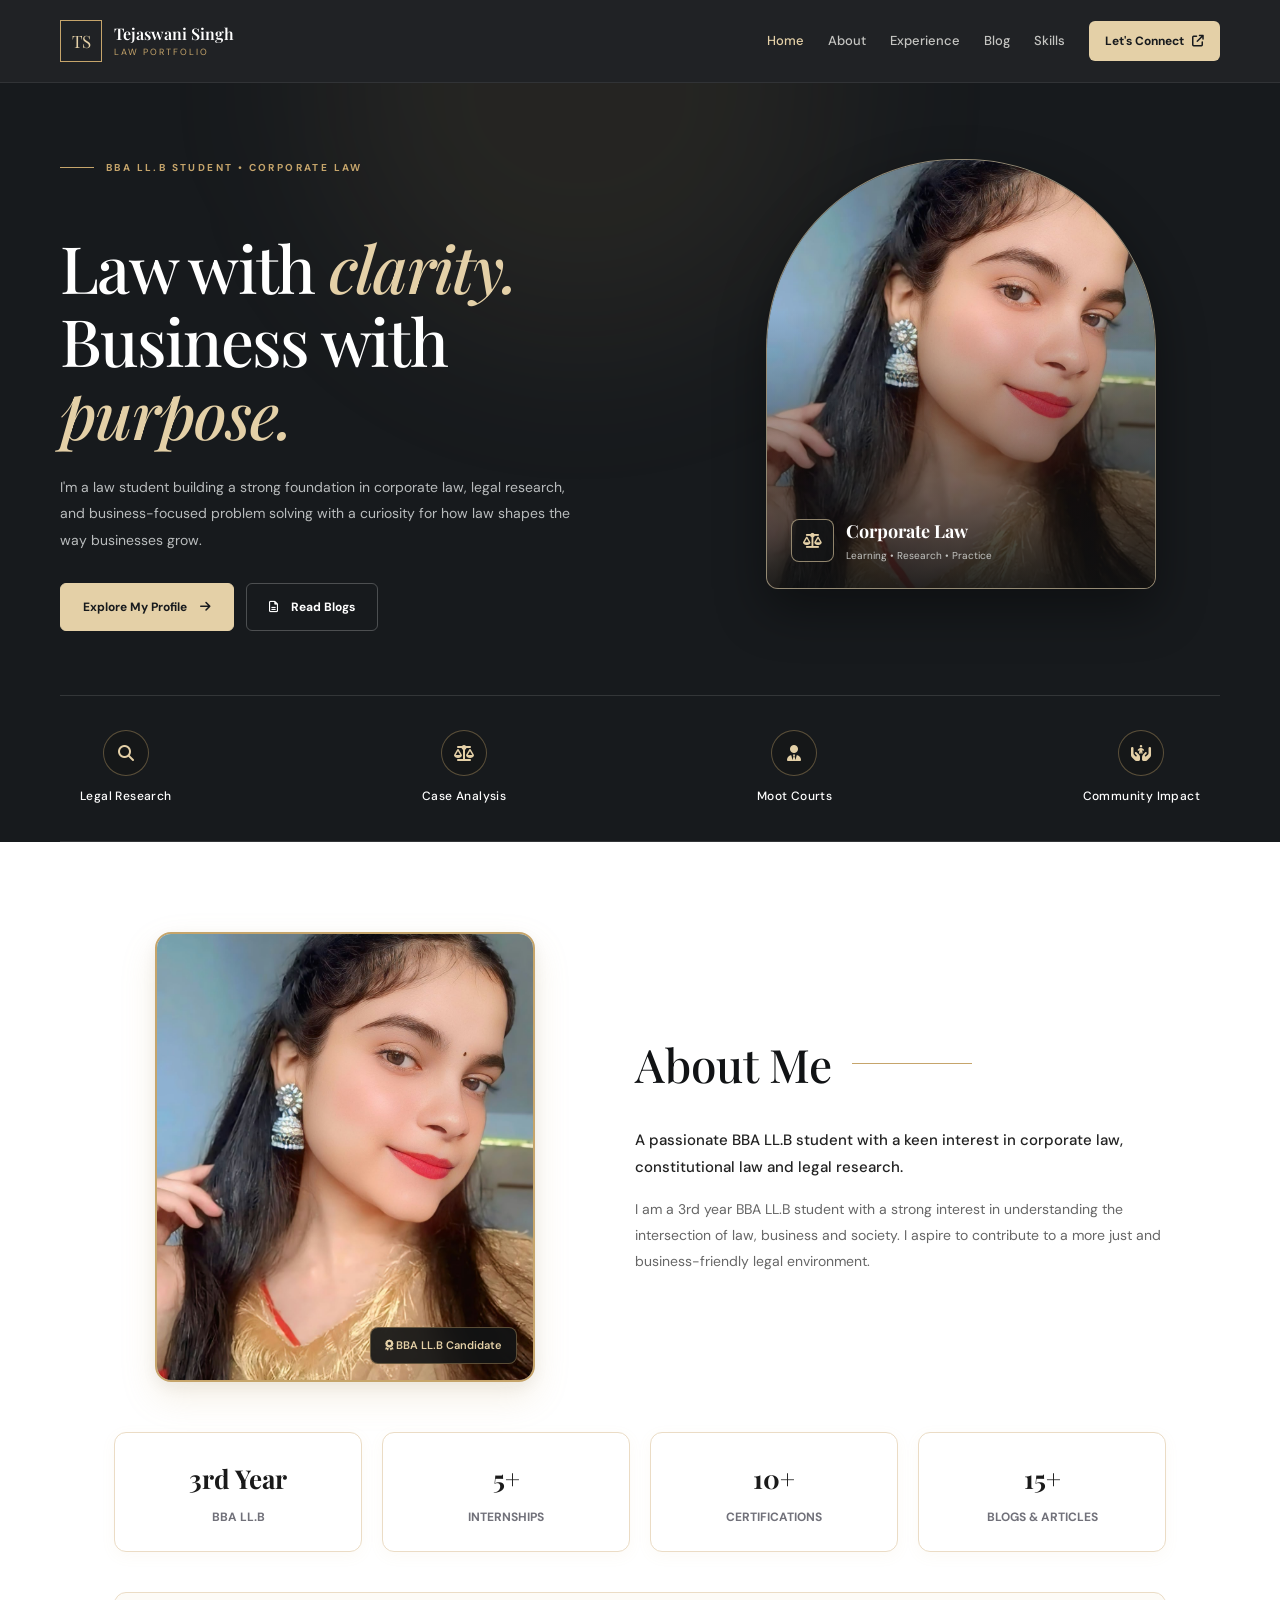
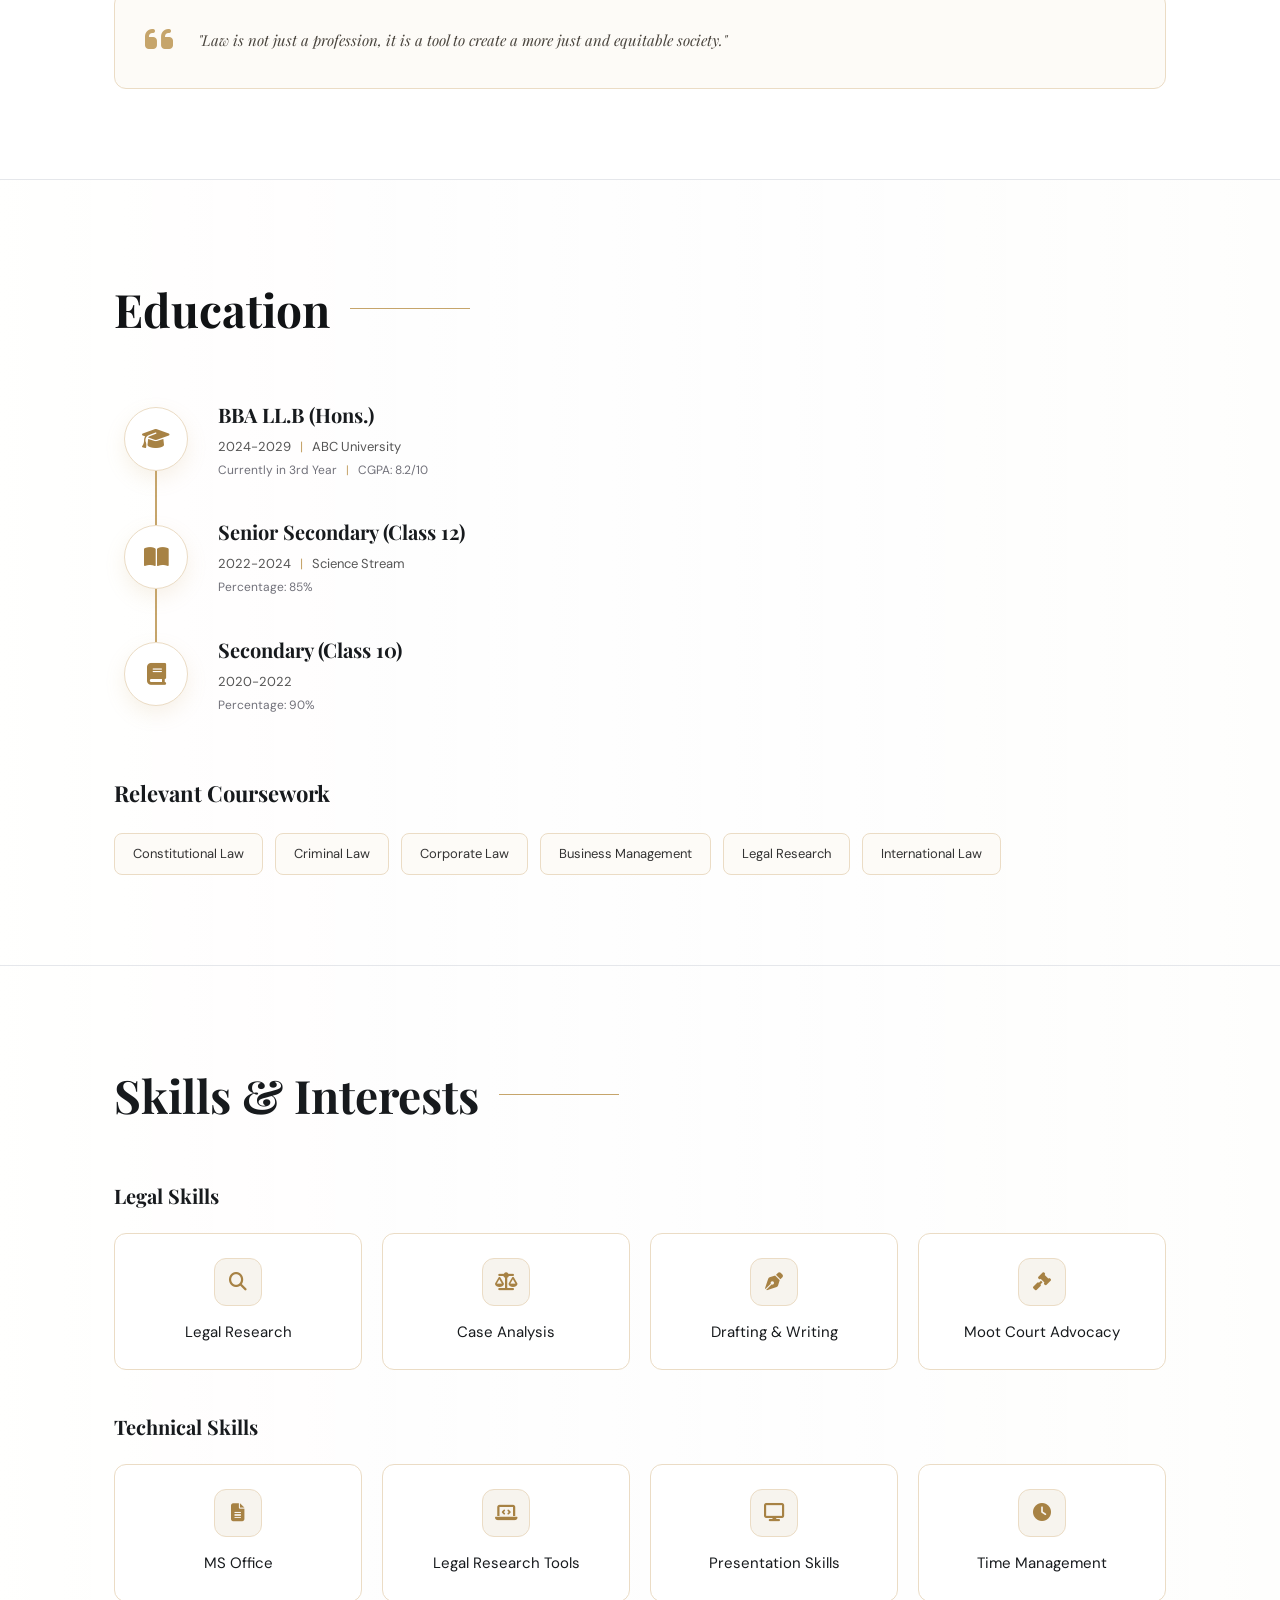
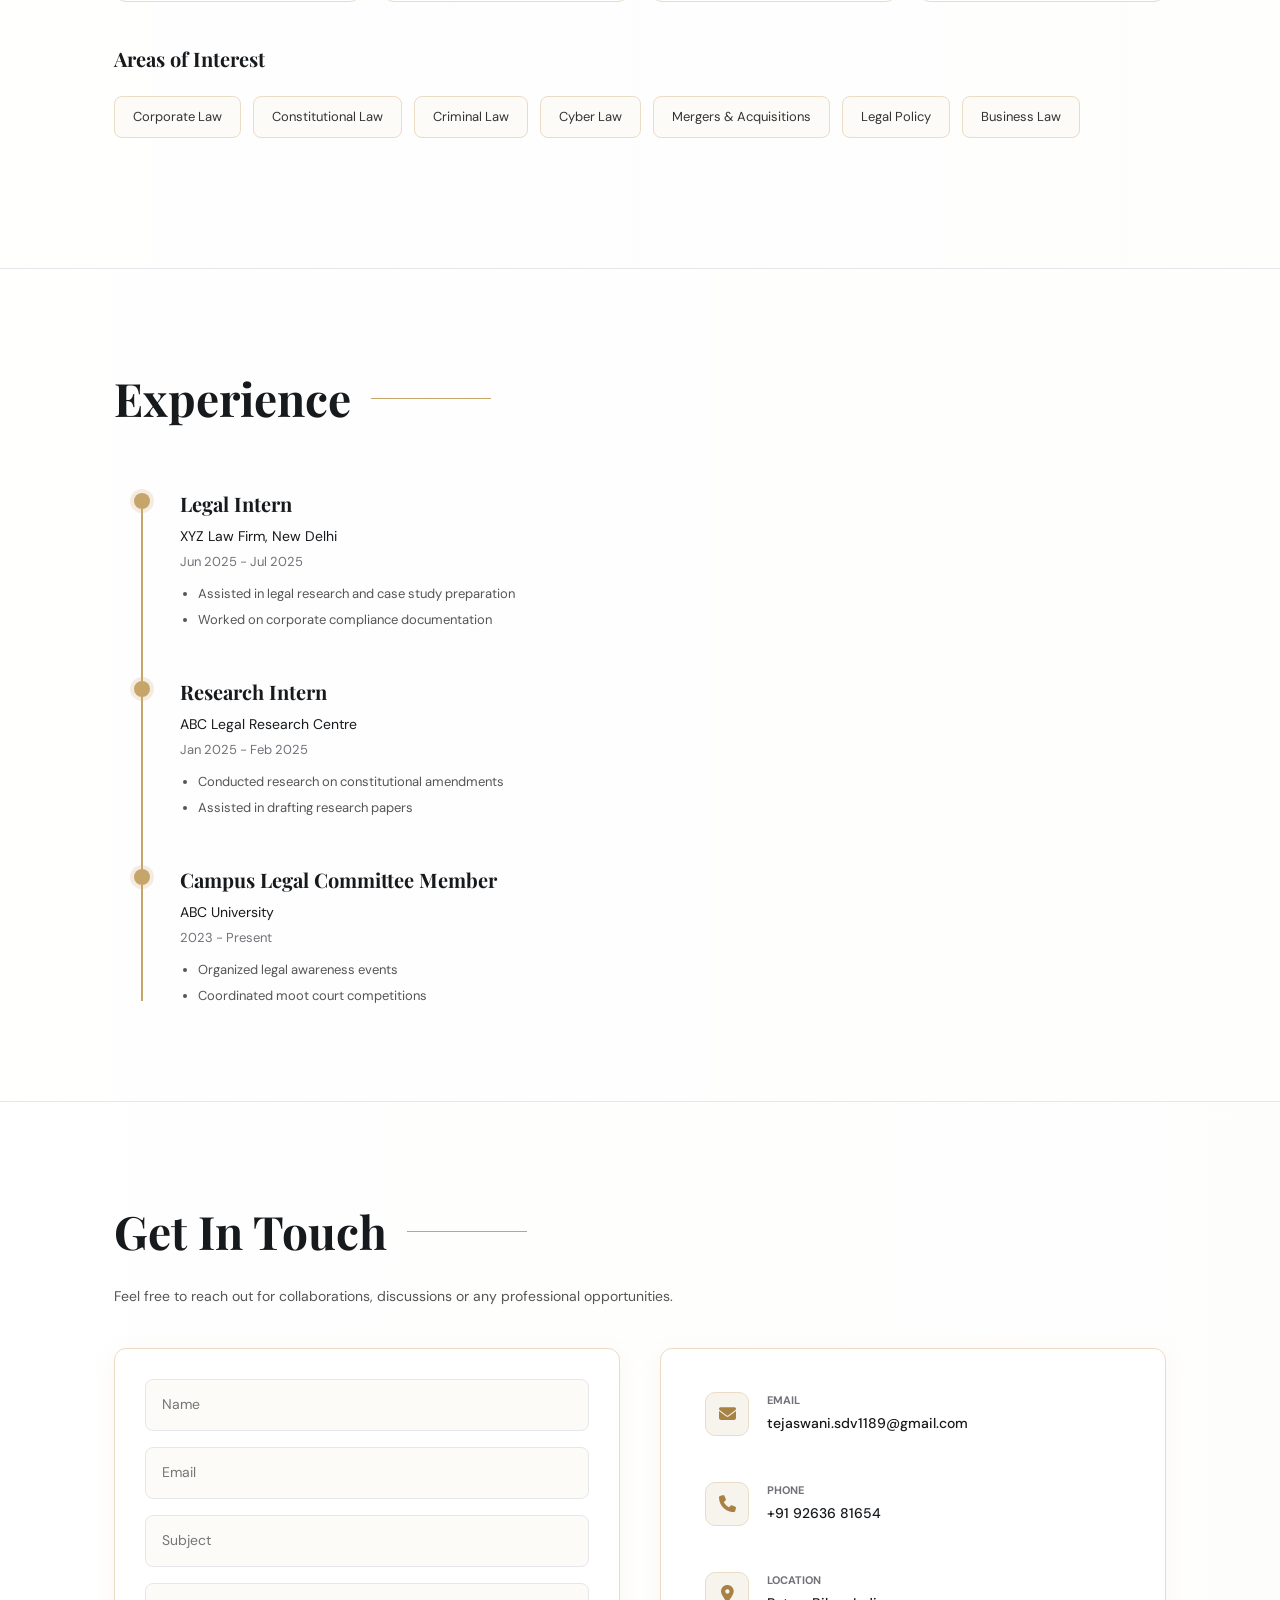
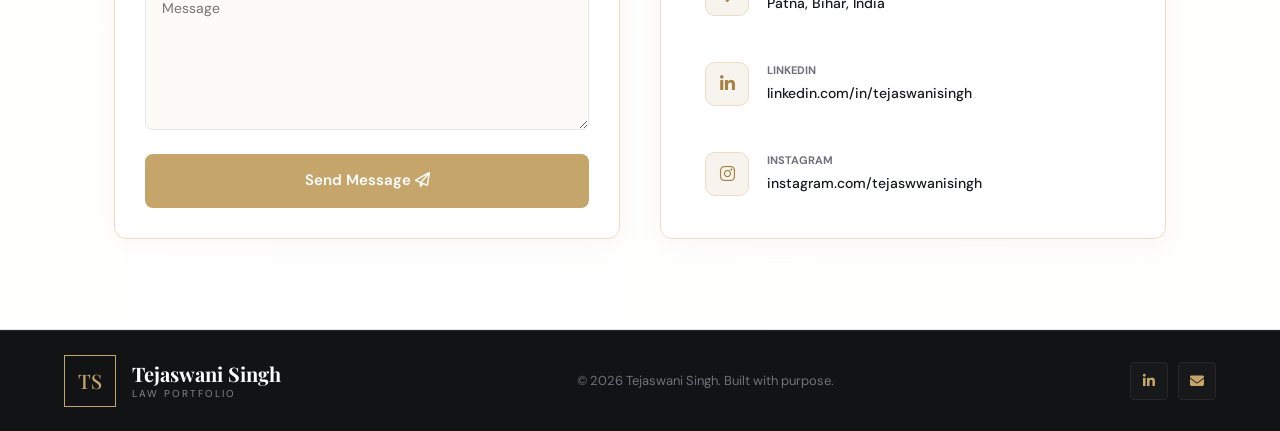
<file: index.html>
<!DOCTYPE html>
<html lang="en">
<head>
  <meta charset="UTF-8">
  <meta name="viewport" content="width=device-width, initial-scale=1.0">
  <meta name="description" content="Tejaswani Singh - BBA LL.B student focused on corporate law, legal research, and business-focused legal solutions." />
  <title>Tejaswani Singh | Corporate Law Portfolio</title>

  <!-- Prevent Automatic Scroll Restoration on Refresh -->
  <script>
    if ('scrollRestoration' in history) history.scrollRestoration = 'manual';
    if (window.location.hash) {
      window.history.replaceState('', document.title, window.location.pathname);
      window.scrollTo(0, 0);
    }
  </script>

  <!-- Google Fonts -->
  <link rel="preconnect" href="https://fonts.googleapis.com" />
  <link rel="preconnect" href="https://fonts.gstatic.com" crossorigin />
  <link href="https://fonts.googleapis.com/css2?family=DM+Sans:wght@400;500;600;700&family=Playfair+Display:ital,wght@0,500;0,600;0,700;1,500&display=swap" rel="stylesheet" />
  
  <!-- Font Awesome Icons -->
  <link rel="stylesheet" href="https://cdnjs.cloudflare.com/ajax/libs/font-awesome/6.5.2/css/all.min.css" />
  
  <!-- Custom CSS Stylesheet -->
  <link rel="stylesheet" href="style.css" />
</head>
<body>

  <!-- ==========================================
     NAVIGATION BAR
     ========================================== -->
  <header class="site-header" id="top">
    <nav class="navbar container" aria-label="Main navigation">
      
      <!-- Brand Logo & Title -->
      <a class="brand" href="#Home" aria-label="Tejaswani Singh home">
        <span class="brand-mark">TS</span>
        <span class="brand-copy">
          <strong>Tejaswani Singh</strong>
          <small>LAW PORTFOLIO</small>
        </span>
      </a>

      <!-- Mobile Menu Hamburger Toggle Button -->
      <button class="menu-toggle" type="button" aria-label="Toggle navigation" aria-expanded="false">
        <i class="fa-solid fa-bars"></i>
      </button>

      <!-- Navigation Links -->
      <div class="nav-links" id="navLinks">
        <a class="nav-link active" href="#Home">Home</a>
        <a class="nav-link" href="#about">About</a>
        <a class="nav-link" href="#Experience">Experience</a>
        <a class="nav-link" href="blogs/blogs.html">Blog</a>
        <a class="nav-link" href="#skills">Skills</a>
        <a class="nav-cta" href="#contact">Let's Connect <i class="fa-solid fa-arrow-up-right-from-square"></i></a>
      </div>
    </nav>
  </header>

  <main>
    <!-- ==========================================
       HERO SECTION
       ========================================== -->
    <section class="hero section-shell" id="Home">
      <div class="hero-glow" aria-hidden="true"></div>
      <div class="container hero-grid">
        
        <!-- Left Content Area -->
        <div class="hero-content">
          <div class="eyebrow"><span class="eyebrow-line"></span> BBA LL.B STUDENT &bull; CORPORATE LAW</div>
          <h1 class="animate-hero-text">Law with <em>clarity.</em><br />Business with <em>purpose.</em></h1>
          <p class="hero-description animate-hero-text-delay">
            I'm a law student building a strong foundation in corporate law, legal research, and business-focused problem solving with a curiosity for how law shapes the way businesses grow.
          </p>
          <div class="hero-actions animate-hero-text-delay">
            <a class="button button-primary" href="#about">Explore My Profile <i class="fa-solid fa-arrow-right"></i></a>
            <a class="button button-secondary" href="blogs/blogs.html"><i class="fa-regular fa-file-lines"></i> Read Blogs</a>
          </div>
        </div>

        <!-- Right Visual (Portrait Image Frame) -->
        <div class="hero-visual">
          <div class="portrait-frame animate-hero-image">
            <img class="portrait-image" src="assests/WhatsApp Image 2026-10-12 at 12.58.40 AM.jpeg" alt="Tejaswani Singh Portrait" />
            <div class="portrait-shade"></div>
            <div class="portrait-label">
              <span class="portrait-label-icon"><i class="fa-solid fa-scale-balanced"></i></span>
              <span><strong>Corporate Law</strong><small>Learning &bull; Research &bull; Practice</small></span>
            </div>
          </div>
        </div>
      </div>

      <!-- HERO BOTTOM FOCUS AREAS (Interactive Pop-up Grid) -->
      <div class="hero-bottom container">
        <div class="focus-list">
          <div class="focus-item">
            <div class="focus-icon"><i class="fa-solid fa-magnifying-glass"></i></div>
            <span>Legal Research</span>
          </div>
          <div class="focus-item">
            <div class="focus-icon"><i class="fa-solid fa-scale-balanced"></i></div>
            <span>Case Analysis</span>
          </div>
          <div class="focus-item">
            <div class="focus-icon"><i class="fa-solid fa-user-tie"></i></div>
            <span>Moot Courts</span>
          </div>
          <div class="focus-item">
            <div class="focus-icon"><i class="fa-solid fa-hands-holding-child"></i></div>
            <span>Community Impact</span>
          </div>
        </div>
      </div>
    </section>

    <!-- ==========================================
       ABOUT ME SECTION
       ========================================== -->
    <section id="about" class="about-section">
      <div class="about-container">
        <div class="about-grid">
          
          <!-- Left: Professional Portrait Frame -->
          <div class="about-visual">
            <div class="about-portrait-frame">
              <img class="about-portrait-image" src="assests/WhatsApp Image 2026-10-12 at 12.58.40 AM.jpeg" alt="About Me Portrait" />
              <div class="about-frame-badge">
                <i class="fa-solid fa-award"></i> BBA LL.B Candidate
              </div>
            </div>
          </div>

          <!-- Right: Heading & Description -->
          <div class="about-content">
            <div class="about-heading-wrapper">
              <h2 class="about-title">About Me</h2>
              <span class="about-title-line"></span>
            </div>
            <p class="about-lead">
              A passionate BBA LL.B student with a keen interest in corporate law, constitutional law and legal research.
            </p>
            <p class="about-text">
              I am a 3rd year BBA LL.B student with a strong interest in understanding the intersection of law, business and society. I aspire to contribute to a more just and business-friendly legal environment.
            </p>
          </div>
        </div>

        <!-- Middle: 4 Responsive Stat Cards -->
        <div class="about-stats">
          <div class="stat-card">
            <h3>3rd Year</h3>
            <p>BBA LL.B</p>
          </div>
          <div class="stat-card">
            <h3>5+</h3>
            <p>Internships</p>
          </div>
          <div class="stat-card">
            <h3>10+</h3>
            <p>Certifications</p>
          </div>
          <div class="stat-card">
            <h3>15+</h3>
            <p>Blogs & Articles</p>
          </div>
        </div>

        <!-- Bottom: Quote Box -->
        <div class="about-quote-box">
          <div class="quote-icon"><i class="fa-solid fa-quote-left"></i></div>
          <p>"Law is not just a profession, it is a tool to create a more just and equitable society."</p>
        </div>
      </div>
    </section>

    <!-- ==========================================
       EDUCATION SECTION
       ========================================== -->
    <section id="education" class="education-section">
      <div class="education-container">
        <div class="education-header">
          <h2 class="education-title">Education</h2>
          <span class="education-title-line"></span>
        </div>

        <div class="timeline-wrapper">
          <div class="timeline-line"></div>
          
          <div class="timeline-item">
            <div class="timeline-icon-box"><i class="fa-solid fa-graduation-cap"></i></div>
            <div class="timeline-content">
              <h3>BBA LL.B (Hons.)</h3>
              <p class="timeline-meta">2024-2029 <span>|</span> ABC University</p>
              <p class="timeline-submeta">Currently in 3rd Year <span>|</span> CGPA: 8.2/10</p>
            </div>
          </div>

          <div class="timeline-item">
            <div class="timeline-icon-box"><i class="fa-solid fa-book-open"></i></div>
            <div class="timeline-content">
              <h3>Senior Secondary (Class 12)</h3>
              <p class="timeline-meta">2022-2024 <span>|</span> Science Stream</p>
              <p class="timeline-submeta">Percentage: 85%</p>
            </div>
          </div>

          <div class="timeline-item">
            <div class="timeline-icon-box"><i class="fa-solid fa-book"></i></div>
            <div class="timeline-content">
              <h3>Secondary (Class 10)</h3>
              <p class="timeline-meta">2020-2022</p>
              <p class="timeline-submeta">Percentage: 90%</p>
            </div>
          </div>
        </div>

        <!-- Coursework Section -->
        <div class="coursework-section">
          <h3 class="coursework-title">Relevant Coursework</h3>
          <div class="coursework-tags">
            <span class="course-tag">Constitutional Law</span>
            <span class="course-tag">Criminal Law</span>
            <span class="course-tag">Corporate Law</span>
            <span class="course-tag">Business Management</span>
            <span class="course-tag">Legal Research</span>
            <span class="course-tag">International Law</span>
          </div>
        </div>
      </div>
    </section>

    <!-- ==========================================
       SKILLS & INTERESTS SECTION
       ========================================== -->
    <section id="skills" class="skills-section">
      <div class="skills-container">
        <div class="skills-header">
          <h2 class="skills-title">Skills & Interests</h2>
          <span class="skills-title-line"></span>
        </div>

        <!-- Legal Skills Group -->
        <div class="skills-group">
          <h3 class="subsection-title">Legal Skills</h3>
          <div class="skills-grid">
            <div class="skill-card">
              <div class="skill-icon"><i class="fa-solid fa-magnifying-glass"></i></div>
              <span>Legal Research</span>
            </div>
            <div class="skill-card">
              <div class="skill-icon"><i class="fa-solid fa-scale-balanced"></i></div>
              <span>Case Analysis</span>
            </div>
            <div class="skill-card">
              <div class="skill-icon"><i class="fa-solid fa-pen-nib"></i></div>
              <span>Drafting & Writing</span>
            </div>
            <div class="skill-card">
              <div class="skill-icon"><i class="fa-solid fa-gavel"></i></div>
              <span>Moot Court Advocacy</span>
            </div>
          </div>
        </div>

        <!-- Technical Skills Group -->
        <div class="skills-group">
          <h3 class="subsection-title">Technical Skills</h3>
          <div class="skills-grid">
            <div class="skill-card">
              <div class="skill-icon"><i class="fa-solid fa-file-lines"></i></div>
              <span>MS Office</span>
            </div>
            <div class="skill-card">
              <div class="skill-icon"><i class="fa-solid fa-laptop-code"></i></div>
              <span>Legal Research Tools</span>
            </div>
            <div class="skill-card">
              <div class="skill-icon"><i class="fa-solid fa-display"></i></div>
              <span>Presentation Skills</span>
            </div>
            <div class="skill-card">
              <div class="skill-icon"><i class="fa-solid fa-clock"></i></div>
              <span>Time Management</span>
            </div>
          </div>
        </div>

        <!-- Areas of Interest Group -->
        <div class="skills-group">
          <h3 class="subsection-title">Areas of Interest</h3>
          <div class="interest-tags">
            <span class="interest-tag">Corporate Law</span>
            <span class="interest-tag">Constitutional Law</span>
            <span class="interest-tag">Criminal Law</span>
            <span class="interest-tag">Cyber Law</span>
            <span class="interest-tag">Mergers & Acquisitions</span>
            <span class="interest-tag">Legal Policy</span>
            <span class="interest-tag">Business Law</span>
          </div>
        </div>
      </div>
    </section>

    <!-- ==========================================
       EXPERIENCE SECTION
       ========================================== -->
    <section id="Experience" class="experience-section">
      <div class="experience-container">
        <div class="experience-header">
          <h2 class="experience-title">Experience</h2>
          <span class="experience-title-line"></span>
        </div>

        <div class="exp-timeline-wrapper">
          <div class="exp-timeline-line"></div>
          
          <div class="exp-timeline-item">
            <div class="exp-timeline-dot"></div>
            <div class="exp-timeline-content">
              <h3>Legal Intern</h3>
              <p class="exp-meta">XYZ Law Firm, New Delhi</p>
              <p class="exp-date">Jun 2025 - Jul 2025</p>
              <ul class="exp-bullet-list">
                <li>Assisted in legal research and case study preparation</li>
                <li>Worked on corporate compliance documentation</li>
              </ul>
            </div>
          </div>

          <div class="exp-timeline-item">
            <div class="exp-timeline-dot"></div>
            <div class="exp-timeline-content">
              <h3>Research Intern</h3>
              <p class="exp-meta">ABC Legal Research Centre</p>
              <p class="exp-date">Jan 2025 - Feb 2025</p>
              <ul class="exp-bullet-list">
                <li>Conducted research on constitutional amendments</li>
                <li>Assisted in drafting research papers</li>
              </ul>
            </div>
          </div>

          <div class="exp-timeline-item">
            <div class="exp-timeline-dot"></div>
            <div class="exp-timeline-content">
              <h3>Campus Legal Committee Member</h3>
              <p class="exp-meta">ABC University</p>
              <p class="exp-date">2023 - Present</p>
              <ul class="exp-bullet-list">
                <li>Organized legal awareness events</li>
                <li>Coordinated moot court competitions</li>
              </ul>
            </div>
          </div>
        </div>
      </div>
    </section>

    <!-- ==========================================
       CONTACT SECTION (FormSubmit linked to ionixjhonsan@gmail.com)
       ========================================== -->
    <section id="contact" class="contact-section">
      <div class="contact-container">
        <div class="contact-header">
          <h2 class="contact-title">Get In Touch</h2>
          <span class="contact-title-line"></span>
        </div>
        <p class="contact-subtitle">Feel free to reach out for collaborations, discussions or any professional opportunities.</p>

        <div class="contact-grid">
          <!-- Left: Contact Form -->
          <div class="contact-form-box">
            <form class="contact-form" action="https://formsubmit.co/tejaswani.sdv1189@gmail.com" method="POST">
              <!-- FormSubmit Configuration Hidden Fields -->
              <input type="hidden" name="_subject" value="New Portfolio Contact Form Submission!">
              <input type="hidden" name="_captcha" value="false">
              <input type="hidden" name="_template" value="table">

              <div class="form-group">
                <input type="text" name="name" placeholder="Name" required />
              </div>
              <div class="form-group">
                <input type="email" name="email" placeholder="Email" required />
              </div>
              <div class="form-group">
                <input type="text" name="subject" placeholder="Subject" required />
              </div>
              <div class="form-group">
                <textarea name="message" placeholder="Message" rows="5" required></textarea>
              </div>
              <button type="submit" class="submit-btn">Send Message <i class="fa-regular fa-paper-plane"></i></button>
            </form>
          </div>

          <!-- Right: Contact Info List -->
          <div class="contact-info-box">
            <a href="mailto:ionixjhonsan@gmail.com" class="info-item">
              <div class="info-icon"><i class="fa-solid fa-envelope"></i></div>
              <div class="info-text">
                <h4>Email</h4>
                <p>tejaswani.sdv1189@gmail.com</p>
              </div>
            </a>
            <a href="tel:+919263681654" class="info-item">
              <div class="info-icon"><i class="fa-solid fa-phone"></i></div>
              <div class="info-text">
                <h4>Phone</h4>
                <p>+91 92636 81654</p>
              </div>
            </a>
            <a href="https://maps.google.com/?q=Ranchi,+Jharkhand,+India" target="_blank" class="info-item">
              <div class="info-icon"><i class="fa-solid fa-location-dot"></i></div>
              <div class="info-text">
                <h4>Location</h4>
                <p>Patna, Bihar, India</p>
              </div>
            </a>
            <a href="https://linkedin.com/in/yourname" target="_blank" class="info-item">
              <div class="info-icon"><i class="fa-brands fa-linkedin-in"></i></div>
              <div class="info-text">
                <h4>LinkedIn</h4>
                <p>linkedin.com/in/tejaswanisingh</p>
              </div>
            </a>
            <a href="https://instagram.com/yourname" target="_blank" class="info-item">
              <div class="info-icon"><i class="fa-brands fa-instagram"></i></div>
              <div class="info-text">
                <h4>Instagram</h4>
                <p>instagram.com/tejaswwanisingh</p>
              </div>
            </a>
          </div>
        </div>
      </div>
    </section>
  </main>

  <!-- ==========================================
     DARK FOOTER SECTION
     ========================================== -->
  <footer class="footer-section">
    <div class="footer-container">
      <div class="footer-brand-group">
        <div class="footer-logo-box">TS</div>
        <div class="footer-brand-text">
          <h3>Tejaswani Singh</h3>
          <span>LAW PORTFOLIO</span>
        </div>
      </div>

      <div class="footer-center">
        <p>&copy; 2026 Tejaswani Singh. Built with purpose.</p>
      </div>

      <div class="footer-right">
        <a href="https://linkedin.com/in/yourname" target="_blank" class="footer-icon-box" aria-label="LinkedIn">
          <i class="fa-brands fa-linkedin-in"></i>
        </a>
        <a href="mailto:ionixjhonsan@gmail.com" class="footer-icon-box" aria-label="Email">
          <i class="fa-solid fa-envelope"></i>
        </a>
      </div>
    </div>
  </footer>

  <!-- Custom JavaScript File -->
  <script src="script.js"></script>
</body>
</html>
</file>
<file: style.css>
/* ==========================================
   1. DESIGN TOKENS & CSS VARIABLES
   ========================================== */
:root {
  --color-ink: #171a1d;
  --color-ink-soft: #24282b;
  --color-paper: #f7f5f0;
  --color-white: #ffffff;
  --color-muted: #a6a8a7;
  --color-body: #555b5c;
  --color-gold: #c6a56b;
  --color-gold-light: #e4d0a7;
  --color-border: rgba(23, 26, 29, 0.12);
  --font-heading: "Playfair Display", Georgia, serif;
  --font-body: "DM Sans", Arial, sans-serif;
  --container-width: 1160px;
  --radius-sm: 10px;
  --radius-md: 18px;
  --radius-lg: 26px;
  --shadow-soft: 0 24px 60px rgba(0, 0, 0, 0.16);
  --transition: 280ms cubic-bezier(0.34, 1.56, 0.64, 1);
}

* { box-sizing: border-box; }

html {
  scroll-behavior: smooth;
  scroll-padding-top: 90px;
}

body {
  margin: 0;
  background: var(--color-paper);
  color: var(--color-ink);
  font-family: var(--font-body);
  font-size: 15px;
  line-height: 1.7;
  -webkit-font-smoothing: antialiased;
}

body.menu-open { 
  overflow: hidden; 
}

a { color: inherit; text-decoration: none; }
button, input, textarea { font: inherit; }
img { display: block; max-width: 100%; }

.container {
  width: min(var(--container-width), calc(100% - 32px));
  margin-inline: auto;
}

/* ==========================================
   2. NAVIGATION BAR & MOBILE MENU
   ========================================== */
.site-header {
  position: sticky;
  z-index: 1000;
  top: 0;
  background: rgba(23, 26, 29, 0.96);
  border-bottom: 1px solid rgba(255, 255, 255, 0.08);
  backdrop-filter: blur(16px);
}

.navbar {
  min-height: 82px;
  display: flex;
  align-items: center;
  justify-content: space-between;
  gap: 20px;
}

.brand {
  display: inline-flex;
  align-items: center;
  gap: 12px;
  color: var(--color-white);
  transition: transform 0.3s ease;
}

.brand:hover {
  transform: scale(1.02);
}

.brand-mark {
  width: 42px;
  height: 42px;
  display: grid;
  place-items: center;
  border: 1px solid var(--color-gold);
  color: var(--color-gold-light);
  font-family: var(--font-heading);
  font-size: 17px;
  letter-spacing: -1px;
}

.brand-copy {
  display: grid;
  line-height: 1.3;
  gap: 2px;
}

.brand-copy strong {
  font-family: var(--font-heading);
  font-size: 16px;
  font-weight: 600;
  color: #ffffff;
}

.brand-copy small {
  color: var(--color-gold);
  font-size: 9px;
  letter-spacing: 2px;
}

/* Mobile Toggle Button */
.menu-toggle {
  display: none;
  border: 1px solid rgba(255, 255, 255, 0.2);
  color: white;
  background: transparent;
  width: 42px;
  height: 42px;
  border-radius: 8px;
  cursor: pointer;
  font-size: 18px;
  align-items: center;
  justify-content: center;
  transition: all 0.3s ease;
}

.menu-toggle:hover {
  border-color: var(--color-gold);
  color: var(--color-gold-light);
}

.nav-links {
  display: flex;
  align-items: center;
  gap: 24px;
}

.nav-link {
  color: #c5c5c2;
  font-size: 13px;
  font-weight: 500;
  transition: color 0.3s ease;
}

.nav-link:hover, .nav-link.active {
  color: var(--color-gold-light);
}

.nav-cta {
  display: inline-flex;
  align-items: center;
  gap: 8px;
  padding: 10px 16px;
  color: var(--color-ink);
  background: var(--color-gold-light);
  font-size: 12px;
  font-weight: 700;
  border-radius: 6px;
  transition: all 0.3s ease;
}

.nav-cta:hover {
  background: var(--color-white);
  transform: translateY(-2px);
  box-shadow: 0 4px 15px rgba(228, 208, 167, 0.25);
}

/* ==========================================
   3. HERO SECTION
   ========================================== */
.hero {
  position: relative;
  overflow: hidden;
  background: var(--color-ink);
  color: var(--color-white);
  padding-top: 76px;
}

.hero-glow {
  position: absolute;
  width: 520px;
  height: 520px;
  border-radius: 50%;
  top: -260px;
  left: 25%;
  background: rgba(198, 165, 107, 0.08);
  filter: blur(80px);
  pointer-events: none;
}

.hero-grid {
  position: relative;
  display: grid;
  grid-template-columns: 1.05fr 0.95fr;
  gap: 70px;
  align-items: start;
  min-height: 520px;
  padding-bottom: 54px;
}

.eyebrow {
  display: flex;
  align-items: center;
  gap: 12px;
  margin: 0 0 22px;
  color: var(--color-gold);
  font-size: 10px;
  font-weight: 700;
  letter-spacing: 2.4px;
}

.eyebrow-line {
  width: 34px;
  height: 1px;
  background: var(--color-gold);
}

h1 {
  font-family: var(--font-heading);
  font-size: clamp(42px, 5.1vw, 68px);
  font-weight: 500;
  line-height: 1.12;
  margin-bottom: 24px;
  letter-spacing: -1.7px;
}

h1 em {
  color: var(--color-gold-light);
  font-style: italic;
}

.hero-description {
  max-width: 520px;
  margin-bottom: 30px;
  color: #b9bcbd;
  font-size: 14px;
  line-height: 1.9;
}

.hero-actions {
  display: flex;
  flex-wrap: wrap;
  gap: 12px;
}

.button {
  min-height: 48px;
  display: inline-flex;
  align-items: center;
  gap: 13px;
  padding: 0 22px;
  font-size: 12px;
  font-weight: 700;
  border-radius: 6px;
  transition: all 0.3s ease;
}

.button-primary {
  background: var(--color-gold-light);
  color: var(--color-ink);
  border: 1px solid var(--color-gold-light);
}

.button-primary:hover {
  background: var(--color-white);
  border-color: var(--color-white);
  transform: translateY(-3px);
}

.button-secondary {
  color: var(--color-white);
  border: 1px solid rgba(255, 255, 255, 0.23);
  background: transparent;
}

.button-secondary:hover {
  border-color: var(--color-gold);
  color: var(--color-gold-light);
  transform: translateY(-3px);
}

/* Hero Visual & Portrait */
.hero-visual {
  position: relative;
  min-height: 430px;
  display: flex;
  justify-content: center;
  align-items: center;
}

.portrait-frame {
  position: relative;
  z-index: 1;
  width: min(100%, 390px);
  height: 430px;
  overflow: hidden;
  border-radius: 190px 190px 12px 12px;
  border: 1.5px solid rgba(228, 208, 167, 0.55);
  background: #333638;
  box-shadow: 0 20px 50px rgba(0, 0, 0, 0.4);
}

.portrait-image {
  width: 100%;
  height: 100%;
  object-fit: cover;
  object-position: center 28%;
  transition: transform 0.8s ease;
}

.portrait-frame:hover .portrait-image {
  transform: scale(1.06);
}

.portrait-shade {
  position: absolute;
  inset: 35% 0 0;
  background: linear-gradient(180deg, transparent 0%, rgba(15, 17, 18, 0.9) 100%);
}

.portrait-label {
  position: absolute;
  bottom: 24px;
  left: 24px;
  right: 24px;
  display: flex;
  align-items: center;
  gap: 12px;
}

.portrait-label-icon {
  width: 43px;
  height: 43px;
  display: grid;
  place-items: center;
  color: var(--color-gold-light);
  border: 1px solid rgba(228, 208, 167, 0.6);
  background: rgba(20, 22, 23, 0.75);
  border-radius: 8px;
}

.portrait-label strong {
  font-family: var(--font-heading);
  font-size: 18px;
  color: #fff;
}

.portrait-label small {
  color: #c4c5c2;
  font-size: 10px;
  display: block;
}

/* Hero Bottom Focus Areas */
.hero-bottom {
  position: relative;
  z-index: 2;
  border-top: 1px solid rgba(255, 255, 255, 0.12);
  border-bottom: 1px solid rgba(255, 255, 255, 0.12);
  margin-top: 10px;
  padding: 22px 0;
}

.focus-list {
  display: flex;
  align-items: center;
  justify-content: space-between;
  width: 100%;
}

.focus-item {
  display: flex;
  flex-direction: column;
  align-items: center;
  text-align: center;
  gap: 10px;
  padding: 12px 20px;
  border-radius: 12px;
  cursor: pointer;
  transition: all 0.35s cubic-bezier(0.34, 1.56, 0.64, 1);
}

.focus-item:hover {
  transform: translateY(-8px) scale(1.08);
  background: rgba(198, 165, 107, 0.12);
  box-shadow: 0 10px 25px rgba(0, 0, 0, 0.3);
}

.focus-icon {
  width: 46px;
  height: 46px;
  display: grid;
  place-items: center;
  color: var(--color-gold-light);
  border: 1px solid rgba(198, 165, 107, 0.4);
  border-radius: 50%;
  background: rgba(20, 22, 23, 0.6);
  font-size: 16px;
  transition: all 0.3s ease;
}

.focus-item:hover .focus-icon {
  background: var(--color-gold);
  color: #111315;
  border-color: var(--color-gold);
  transform: rotate(6deg);
}

.focus-item span {
  color: #ffffff;
  font-size: 12px;
  font-weight: 500;
  letter-spacing: 0.4px;
}

/* ==========================================
   4. ABOUT ME SECTION (STATS GRID FIXED)
   ========================================== */
.about-section {
  position: relative;
  background: #ffffff;
  color: #1a1a1a;
  padding: 90px 0;
  border-bottom: 1px solid #e5e7eb;
}

.about-container {
  max-width: 1100px;
  margin: 0 auto;
  padding: 0 24px;
}

.about-grid {
  display: grid;
  grid-template-columns: 1fr 1.15fr;
  gap: 60px;
  align-items: center;
  margin-bottom: 50px;
}

.about-visual {
  display: flex;
  justify-content: center;
}

.about-portrait-frame {
  position: relative;
  width: 100%;
  max-width: 380px;
  height: 450px;
  border-radius: 16px;
  overflow: hidden;
  border: 2px solid #c6a56b;
  box-shadow: 0 15px 35px rgba(198, 165, 107, 0.18), 0 5px 15px rgba(0, 0, 0, 0.06);
  transition: transform 0.4s ease;
}

.about-portrait-frame:hover {
  transform: translateY(-5px);
}

.about-portrait-image {
  width: 100%;
  height: 100%;
  object-fit: cover;
  transition: transform 0.6s ease;
}

.about-portrait-frame:hover .about-portrait-image {
  transform: scale(1.05);
}

.about-frame-badge {
  position: absolute;
  bottom: 16px;
  right: 16px;
  background: rgba(17, 19, 21, 0.9);
  color: var(--color-gold-light);
  padding: 8px 14px;
  border-radius: 8px;
  font-size: 11px;
  font-weight: 600;
  border: 1px solid rgba(198, 165, 107, 0.4);
  backdrop-filter: blur(6px);
}

.about-heading-wrapper {
  display: flex;
  align-items: center;
  gap: 20px;
  margin-bottom: 24px;
}

.about-title {
  font-family: var(--font-heading);
  font-size: clamp(38px, 4vw, 46px);
  font-weight: 500;
  color: #111315;
  margin: 0;
}

.about-title-line {
  flex-grow: 1;
  height: 1px;
  background: #c6a56b;
  max-width: 120px;
}

.about-lead {
  font-size: 15px;
  line-height: 1.8;
  color: #222222;
  font-weight: 500;
  margin-bottom: 16px;
}

.about-text {
  font-size: 14px;
  line-height: 1.85;
  color: #666666;
}

/* Stats Cards Grid */
.about-stats {
  display: grid;
  grid-template-columns: repeat(4, 1fr);
  gap: 20px;
  margin-bottom: 40px;
  width: 100%;
}

.stat-card {
  background: #ffffff;
  border: 1px solid #ebdcc5;
  border-radius: 12px;
  padding: 24px 20px;
  text-align: center;
  box-shadow: 0 4px 15px rgba(198, 165, 107, 0.06);
  transition: all 0.3s ease;
}

.stat-card:hover {
  transform: translateY(-4px);
  border-color: #c6a56b;
  box-shadow: 0 8px 25px rgba(198, 165, 107, 0.15);
}

.stat-card h3 {
  font-family: var(--font-heading);
  font-size: 26px;
  color: #1a1a1a;
  margin: 0 0 6px 0;
}

.stat-card p {
  font-size: 12px;
  color: #71717a;
  margin: 0;
  font-weight: 700;
  text-transform: uppercase;
}

.about-quote-box {
  background: #fdfbf7;
  border: 1px solid #ebdcc5;
  border-radius: 12px;
  padding: 20px 30px;
  display: flex;
  align-items: center;
  gap: 24px;
}

.quote-icon {
  font-size: 32px;
  color: #c6a56b;
}

.about-quote-box p {
  margin: 0;
  font-size: 15px;
  font-style: italic;
  color: #4a453e;
  font-family: var(--font-heading);
}

/* ==========================================
   5. EDUCATION SECTION
   ========================================== */
.education-section {
  padding: 90px 0;
  background-image: linear-gradient(to right, rgba(255, 255, 255, 0.96), rgba(255, 255, 255, 0.88)), url('https://images.unsplash.com/photo-1589829545856-d10d557cf95f?auto=format&fit=crop&w=1200&q=80');
  background-size: cover;
  border-bottom: 1px solid #e5e7eb;
}

.education-container {
  max-width: 1100px;
  margin: 0 auto;
  padding: 0 24px;
}

.education-header {
  display: flex;
  align-items: center;
  gap: 20px;
  margin-bottom: 50px;
}

.education-title {
  font-family: var(--font-heading);
  font-size: clamp(38px, 4vw, 46px);
  color: #111315;
  margin: 0;
}

.education-title-line {
  flex-grow: 1;
  height: 1px;
  background: #c6a56b;
  max-width: 120px;
}

.timeline-wrapper {
  position: relative;
  display: flex;
  flex-direction: column;
  gap: 35px;
  padding-left: 10px;
  margin-bottom: 60px;
}

.timeline-line {
  position: absolute;
  top: 30px;
  bottom: 30px;
  left: 41px;
  width: 2px;
  background: #c6a56b;
}

.timeline-item {
  position: relative;
  z-index: 2;
  display: flex;
  align-items: center;
  gap: 30px;
}

.timeline-icon-box {
  width: 64px;
  height: 64px;
  background: #ffffff;
  border: 1px solid #ebdcc5;
  border-radius: 50%;
  display: grid;
  place-items: center;
  color: #a78244;
  font-size: 22px;
  box-shadow: 0 8px 20px rgba(198, 165, 107, 0.15);
  flex-shrink: 0;
}

.timeline-content h3 {
  font-family: var(--font-heading);
  font-size: 20px;
  margin: 0 0 4px 0;
}

.timeline-meta {
  font-size: 13px;
  color: #555555;
  margin: 0 0 2px 0;
}

.timeline-meta span, .timeline-submeta span {
  color: #c6a56b;
  margin: 0 6px;
}

.timeline-submeta {
  font-size: 12px;
  color: #71717a;
  margin: 0;
}

.coursework-title {
  font-family: var(--font-heading);
  font-size: 22px;
  margin-bottom: 20px;
}

.coursework-tags {
  display: flex;
  flex-wrap: wrap;
  gap: 12px;
}

.course-tag {
  background: #fdfbf7;
  border: 1px solid #ebdcc5;
  color: #333333;
  padding: 9px 18px;
  border-radius: 8px;
  font-size: 13px;
  transition: all 0.3s ease;
}

.course-tag:hover {
  background: #c6a56b;
  color: #ffffff;
  transform: translateY(-2px);
}

/* ==========================================
   6. SKILLS SECTION
   ========================================== */
.skills-section {
  padding: 90px 0;
  background-image: linear-gradient(to right, rgba(255, 255, 255, 0.96), rgba(255, 255, 255, 0.88)), url('https://images.unsplash.com/photo-1589829545856-d10d557cf95f?auto=format&fit=crop&w=1200&q=80');
  background-size: cover;
  border-bottom: 1px solid #e5e7eb;
}

.skills-container {
  max-width: 1100px;
  margin: 0 auto;
  padding: 0 24px;
}

.skills-header {
  display: flex;
  align-items: center;
  gap: 20px;
  margin-bottom: 45px;
}

.skills-title {
  font-family: var(--font-heading);
  font-size: clamp(38px, 4vw, 46px);
  margin: 0;
}

.skills-title-line {
  flex-grow: 1;
  height: 1px;
  background: #c6a56b;
  max-width: 120px;
}

.skills-group { 
  margin-bottom: 40px; 
}

.subsection-title {
  font-family: var(--font-heading);
  font-size: 20px;
  margin-bottom: 20px;
}

.skills-grid {
  display: grid;
  grid-template-columns: repeat(4, 1fr);
  gap: 20px;
}

.skill-card {
  background: #ffffff;
  border: 1px solid #ebdcc5;
  border-radius: 12px;
  padding: 24px 16px;
  text-align: center;
  display: flex;
  flex-direction: column;
  align-items: center;
  gap: 14px;
  transition: all 0.3s ease;
}

.skill-card:hover {
  transform: translateY(-4px);
  border-color: #c6a56b;
  box-shadow: 0 8px 20px rgba(198, 165, 107, 0.15);
}

.skill-icon {
  width: 48px;
  height: 48px;
  background: #f7f4ee;
  border: 1px solid #ebdcc5;
  border-radius: 12px;
  display: grid;
  place-items: center;
  color: #a78244;
  font-size: 18px;
}

.interest-tags {
  display: flex;
  flex-wrap: wrap;
  gap: 12px;
}

.interest-tag {
  background: #fdfbf7;
  border: 1px solid #ebdcc5;
  color: #333333;
  padding: 9px 18px;
  border-radius: 8px;
  font-size: 13px;
  transition: all 0.3s ease;
}

.interest-tag:hover {
  background: #c6a56b;
  color: #ffffff;
  transform: translateY(-2px);
}

/* ==========================================
   7. EXPERIENCE SECTION
   ========================================== */
.experience-section {
  padding: 90px 0;
  background-image: linear-gradient(to right, rgba(255, 255, 255, 0.96), rgba(255, 255, 255, 0.85)), url('https://images.unsplash.com/photo-1589829545856-d10d557cf95f?auto=format&fit=crop&w=1200&q=80');
  background-size: cover;
  border-bottom: 1px solid #e5e7eb;
}

.experience-container {
  max-width: 1100px;
  margin: 0 auto;
  padding: 0 24px;
}

.experience-header {
  display: flex;
  align-items: center;
  gap: 20px;
  margin-bottom: 50px;
}

.experience-title {
  font-family: var(--font-heading);
  font-size: clamp(38px, 4vw, 46px);
  margin: 0;
}

.experience-title-line {
  flex-grow: 1;
  height: 1px;
  background: #c6a56b;
  max-width: 120px;
}

.exp-timeline-wrapper {
  position: relative;
  display: flex;
  flex-direction: column;
  gap: 40px;
  padding-left: 20px;
}

.exp-timeline-line {
  position: absolute;
  top: 10px;
  bottom: 10px;
  left: 27px;
  width: 2px;
  background: #c6a56b;
}

.exp-timeline-item {
  position: relative;
  z-index: 2;
  display: flex;
  align-items: flex-start;
  gap: 30px;
}

.exp-timeline-dot {
  width: 16px;
  height: 16px;
  background: #c6a56b;
  border-radius: 50%;
  margin-top: 6px;
  flex-shrink: 0;
  box-shadow: 0 0 0 4px rgba(198, 165, 107, 0.2);
}

.exp-timeline-content h3 {
  font-family: var(--font-heading);
  font-size: 20px;
  margin: 0 0 4px 0;
}

.exp-meta { 
  font-size: 14px; 
  margin: 0 0 2px 0; 
}

.exp-date { 
  font-size: 13px; 
  color: #71717a; 
  margin: 0 0 10px 0; 
}

.exp-bullet-list { 
  padding-left: 18px; 
  margin: 0; 
}

.exp-bullet-list li { 
  font-size: 13px; 
  color: #555; 
  margin-bottom: 4px; 
}

/* ==========================================
   8. CONTACT SECTION
   ========================================== */
.contact-section {
  padding: 90px 0;
  background-image: linear-gradient(to right, rgba(255, 255, 255, 0.96), rgba(255, 255, 255, 0.85)), url('https://images.unsplash.com/photo-1589829545856-d10d557cf95f?auto=format&fit=crop&w=1200&q=80');
  background-size: cover;
  border-bottom: 1px solid #e5e7eb;
}

.contact-container {
  max-width: 1100px;
  margin: 0 auto;
  padding: 0 24px;
}

.contact-header {
  display: flex;
  align-items: center;
  gap: 20px;
  margin-bottom: 12px;
}

.contact-title {
  font-family: var(--font-heading);
  font-size: clamp(38px, 4vw, 46px);
  margin: 0;
}

.contact-title-line {
  flex-grow: 1;
  height: 1px;
  background: #c6a56b;
  max-width: 120px;
}

.contact-subtitle { 
  font-size: 14px; 
  color: #555; 
  margin-bottom: 40px; 
}

.contact-grid {
  display: grid;
  grid-template-columns: 1fr 1fr;
  gap: 40px;
  align-items: stretch;
}

.contact-form-box, .contact-info-box {
  background: #ffffff;
  border: 1px solid #ebdcc5;
  border-radius: 12px;
  padding: 30px;
  box-shadow: 0 4px 20px rgba(198, 165, 107, 0.08);
  display: flex;
  flex-direction: column;
  justify-content: space-between;
}

.form-group { 
  margin-bottom: 16px; 
}

.form-group input, .form-group textarea {
  width: 100%;
  padding: 13px 16px;
  background: #fdfbf7;
  border: 1px solid #e5e7eb;
  border-radius: 8px;
  font-size: 14px;
  outline: none;
  transition: border-color 0.3s ease;
}

.form-group input:focus, .form-group textarea:focus {
  border-color: #c6a56b;
  box-shadow: 0 0 0 3px rgba(198, 165, 107, 0.15);
}

.submit-btn {
  width: 100%;
  background: #c6a56b;
  color: #ffffff;
  border: none;
  border-radius: 8px;
  padding: 14px;
  font-size: 15px;
  font-weight: 600;
  cursor: pointer;
  transition: all 0.3s ease;
}

.submit-btn:hover {
  background: #b08f55;
  transform: translateY(-2px);
  box-shadow: 0 4px 12px rgba(198, 165, 107, 0.25);
}

.info-item {
  display: flex;
  align-items: center;
  gap: 18px;
  padding: 12px 14px;
  border-radius: 10px;
  transition: all 0.3s cubic-bezier(0.34, 1.56, 0.64, 1);
}

.info-item:hover {
  transform: translateY(-3px) scale(1.02);
  background-color: #fcf9f2;
  box-shadow: 0 6px 18px rgba(198, 165, 107, 0.15);
}

.info-icon {
  width: 44px;
  height: 44px;
  background: #f7f4ee;
  border: 1px solid #ebdcc5;
  border-radius: 10px;
  display: grid;
  place-items: center;
  color: #a78244;
  font-size: 17px;
  flex-shrink: 0;
  transition: all 0.3s ease;
}

.info-item:hover .info-icon {
  transform: scale(1.1);
  background: #c6a56b;
  color: #ffffff;
  border-color: #c6a56b;
}

.info-text h4 {
  font-size: 11px;
  color: #71717a;
  margin: 0 0 2px 0;
  text-transform: uppercase;
}

.info-text p { 
  font-size: 14px; 
  font-weight: 500; 
  margin: 0; 
}

/* ==========================================
   9. DARK FOOTER SECTION
   ========================================== */
.footer-section {
  background: #111315;
  color: #9ca3af;
  padding: 24px 0;
  border-top: 1px solid #27272a;
}

.footer-container {
  max-width: 1200px;
  margin: 0 auto;
  padding: 0 24px;
  display: flex;
  justify-content: space-between;
  align-items: center;
}

.footer-brand-group {
  display: flex;
  align-items: center;
  gap: 16px;
}

.footer-logo-box {
  width: 52px;
  height: 52px;
  border: 1.5px solid #c6a56b;
  display: grid;
  place-items: center;
  font-family: var(--font-heading);
  color: #c6a56b;
  font-weight: 500;
  font-size: 20px;
}

.footer-brand-text {
  display: flex;
  flex-direction: column;
}

.footer-brand-text h3 {
  font-family: var(--font-heading);
  font-size: 20px;
  color: #ffffff;
  margin: 0;
  line-height: 1.2;
}

.footer-brand-text span {
  font-size: 10px;
  letter-spacing: 2px;
  color: #888888;
  text-transform: uppercase;
  margin-top: 3px;
  line-height: 1;
}

.footer-center p { 
  margin: 0; 
  font-size: 13px; 
  color: #71717a; 
}

.footer-right { 
  display: flex; 
  gap: 10px; 
}

.footer-icon-box {
  width: 38px;
  height: 38px;
  border: 1px solid #27272a;
  background: #16181a;
  display: grid;
  place-items: center;
  color: #c6a56b;
  border-radius: 4px;
  font-size: 14px;
  transition: all 0.3s ease;
}

.footer-icon-box:hover {
  border-color: #c6a56b;
  background: #c6a56b;
  color: #111315;
  transform: translateY(-2px);
}

/* ==========================================
   10. RESPONSIVE MEDIA QUERIES (MOBILE FIXES)
   ========================================== */
@media (max-width: 992px) {
  /* Show Mobile Menu Hamburger Button */
  .menu-toggle {
    display: flex;
  }

  /* Slide/Drop-down Mobile Navigation */
  .nav-links {
    position: absolute;
    top: 82px;
    left: 0;
    width: 100%;
    background: rgba(23, 26, 29, 0.98);
    backdrop-filter: blur(16px);
    flex-direction: column;
    align-items: center;
    gap: 18px;
    padding: 30px 0;
    border-bottom: 1px solid rgba(255, 255, 255, 0.1);
    box-shadow: 0 20px 30px rgba(0, 0, 0, 0.4);
    
    /* Hidden state animation */
    clip-path: polygon(0 0, 100% 0, 100% 0, 0 0);
    visibility: hidden;
    transition: clip-path 0.4s ease-in-out, visibility 0.4s;
  }

  .nav-links.is-open {
    clip-path: polygon(0 0, 100% 0, 100% 100%, 0 100%);
    visibility: visible;
  }

  /* Grid Layout Adjustments */
  .hero-grid { 
    grid-template-columns: 1fr; 
  }
  
  .about-grid { 
    grid-template-columns: 1fr; 
    gap: 40px; 
  }
  
  /* Stats Grid: 2 columns on tablets */
  .about-stats { 
    grid-template-columns: repeat(2, 1fr); 
  }
  
  .skills-grid { 
    grid-template-columns: repeat(2, 1fr); 
  }
  
  .contact-grid { 
    grid-template-columns: 1fr; 
  }
  
  .focus-list { 
    display: grid; 
    grid-template-columns: repeat(2, 1fr); 
    gap: 16px; 
  }
}

@media (max-width: 550px) {
  /* Stats Grid: 1 column on small phones */
  .about-stats { 
    grid-template-columns: 1fr; 
  }
  
  .skills-grid { 
    grid-template-columns: 1fr; 
  }
  
  .about-quote-box {
    flex-direction: column;
    text-align: center;
  }
  
  .footer-container {
    flex-direction: column;
    gap: 20px;
    text-align: center;
  }
  
  .footer-brand-group {
    flex-direction: column;
  }
}
</file>
